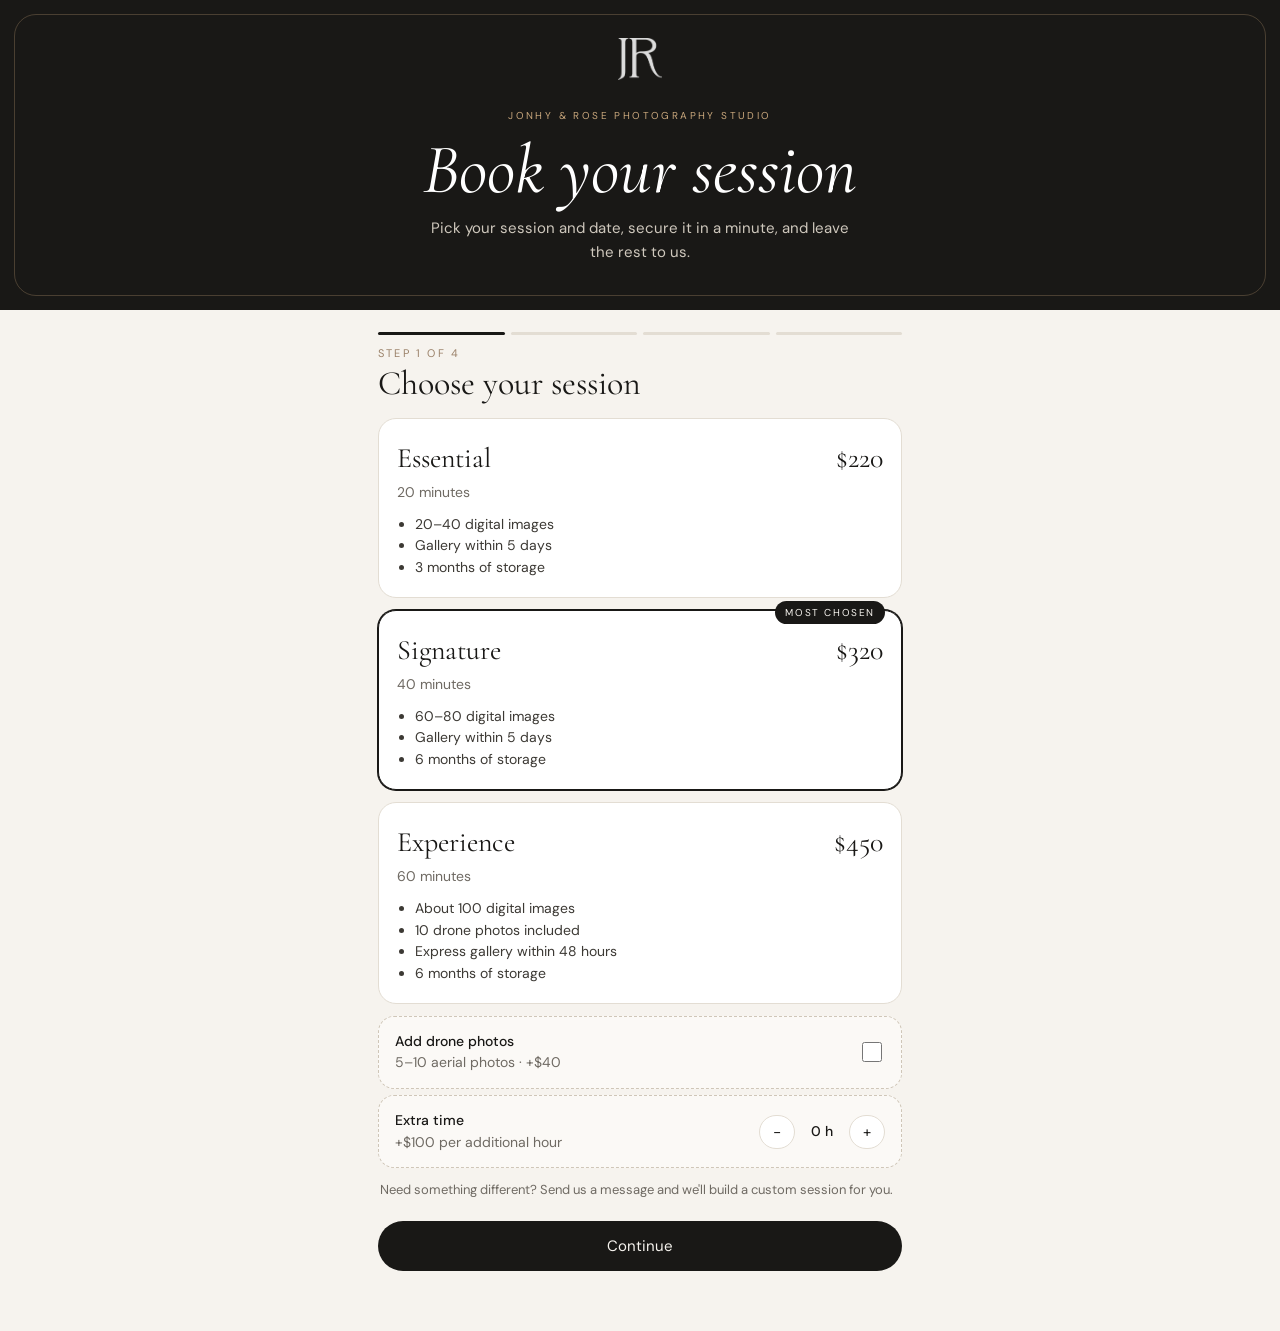
<file: book.html>
<!DOCTYPE html>
<html lang="en">
<head>
<meta charset="utf-8">
<meta name="viewport" content="width=device-width,initial-scale=1,viewport-fit=cover">
<title>Book your session · Jonhy & Rose</title>
<link rel="preconnect" href="https://fonts.googleapis.com"><link rel="preconnect" href="https://fonts.gstatic.com" crossorigin>
<link href="https://fonts.googleapis.com/css2?family=Cormorant+Garamond:ital,wght@0,400;0,500;1,400&family=DM+Sans:wght@400;500&display=swap" rel="stylesheet">
<style>
:root{--ink:#191816;--paper:#f6f3ee;--line:#e3ddd3;--taupe:#9a8068;--gold:#c9a77c;--muted:#6f6a63}
*{box-sizing:border-box}
body{margin:0;background:var(--paper);color:var(--ink);font-family:'DM Sans',-apple-system,Arial,sans-serif;font-size:16px;line-height:1.55;-webkit-font-smoothing:antialiased}
.cover{background:var(--ink);color:#f3efe8;text-align:center;padding:calc(38px + env(safe-area-inset-top)) 24px 46px;position:relative}
.cover:before{content:"";position:absolute;inset:14px;border:1px solid rgba(201,167,124,.28);border-radius:22px;pointer-events:none}
.mono{height:42px;filter:invert(1);opacity:.92;margin-bottom:20px}
.k{font-size:10px;letter-spacing:.24em;text-transform:uppercase;color:var(--gold)}
h1{font-family:'Cormorant Garamond',Georgia,serif;font-weight:400;font-style:italic;font-size:clamp(42px,11vw,70px);line-height:1;margin:12px 0 12px;color:#fff}
.cover p{color:#cfc8bd;max-width:420px;margin:0 auto;font-size:15px}
.wrap{max-width:560px;margin:0 auto;padding:0 18px 60px}
.prog{display:flex;gap:6px;margin:22px 0 6px}
.prog i{flex:1;height:3px;border-radius:3px;background:var(--line)}
.prog i.on{background:var(--ink)}
.stepname{font-size:11px;letter-spacing:.2em;text-transform:uppercase;color:var(--taupe);margin:10px 0 4px}
h2{font-family:'Cormorant Garamond',Georgia,serif;font-weight:400;font-size:34px;line-height:1.05;margin:0 0 16px}
.view{display:none}.view.on{display:block;animation:in .35s ease}
@keyframes in{from{opacity:0;transform:translateY(8px)}to{opacity:1;transform:none}}
.pk{background:#fff;border:1px solid var(--line);border-radius:18px;padding:18px;margin-bottom:12px;cursor:pointer;position:relative;transition:border-color .2s,box-shadow .2s}
.pk.sel{border-color:var(--ink);box-shadow:0 0 0 1px var(--ink)}
.pk .row{display:flex;justify-content:space-between;align-items:baseline;gap:10px}
.pk h3{font-family:'Cormorant Garamond',serif;font-weight:400;font-size:28px;margin:0}
.pk .pr{font-family:'Cormorant Garamond',serif;font-size:28px}
.pk .d{color:var(--muted);font-size:14px;margin-top:2px}
.pk ul{margin:10px 0 0;padding-left:18px;color:#3c3934;font-size:14px}
.tag{position:absolute;top:-10px;right:16px;background:var(--ink);color:#f6f3ee;font-size:10px;letter-spacing:.16em;text-transform:uppercase;padding:4px 10px;border-radius:999px}
.addon{display:flex;align-items:center;justify-content:space-between;gap:12px;margin-top:6px;padding:14px 16px;border:1px dashed #cfc6b8;border-radius:16px;font-size:14px;cursor:pointer;background:#fbf9f6}
.addon input{accent-color:var(--ink);width:20px;height:20px}
.cal{background:#fff;border:1px solid var(--line);border-radius:18px;padding:16px}
.calh{display:flex;justify-content:space-between;align-items:center;margin-bottom:10px}
.calh b{font-family:'Cormorant Garamond',serif;font-weight:500;font-size:22px}
.calh button{border:1px solid var(--line);background:#fff;border-radius:50%;width:34px;height:34px;cursor:pointer;font-size:16px}
.grid{display:grid;grid-template-columns:repeat(7,1fr);gap:4px;text-align:center}
.grid .h{font-size:11px;color:var(--muted);padding:4px 0}
.grid button{aspect-ratio:1;border:0;background:transparent;border-radius:50%;font:inherit;font-size:15px;cursor:pointer;color:var(--ink)}
.grid button:disabled{color:#c9c2b7;cursor:default}
.grid button.sel{background:var(--ink);color:#fff}
.grid button:not(:disabled):not(.sel):hover{background:#f1ece4}
.slots{display:grid;gap:10px;margin-top:14px}
.slot{display:flex;justify-content:space-between;align-items:center;background:#fff;border:1px solid var(--line);border-radius:16px;padding:14px 16px;cursor:pointer}
.slot.sel{border-color:var(--ink);box-shadow:0 0 0 1px var(--ink)}
.slot b{font-weight:500}.slot small{display:block;color:var(--muted);font-size:13px}
.slot .t{font-family:'Cormorant Garamond',serif;font-size:26px}
.f{display:grid;gap:12px}
.f label{font-size:12px;letter-spacing:.08em;text-transform:uppercase;color:var(--muted)}
.f input,.f select,.f textarea{width:100%;margin-top:6px;padding:13px 14px;border:1px solid var(--line);border-radius:12px;font:inherit;background:#fff;color:var(--ink)}
.two{display:grid;grid-template-columns:1fr 1fr;gap:12px}
.sum{background:#fff;border:1px solid var(--line);border-radius:18px;padding:18px}
.sum .l{display:flex;justify-content:space-between;gap:12px;padding:8px 0;border-bottom:1px solid var(--line);font-size:15px}
.sum .l span:last-child{text-align:right}
.sum .l span:first-child{color:var(--muted)}
.big{display:flex;justify-content:space-between;align-items:baseline;margin-top:14px;padding-top:12px;border-top:1px solid var(--ink)}
.big b{font-family:'Cormorant Garamond',serif;font-size:34px;font-weight:400}
.terms{display:flex;gap:10px;align-items:flex-start;font-size:13px;color:var(--muted);margin:14px 2px}
.terms input{accent-color:var(--ink);margin-top:3px}
.nav{display:flex;gap:10px;margin-top:20px}
.btn{flex:1;display:inline-flex;align-items:center;justify-content:center;gap:8px;padding:15px 18px;border-radius:999px;background:var(--ink);color:#f6f3ee;text-decoration:none;font-size:15px;border:0;cursor:pointer;font-family:inherit}
.btn.light{flex:0 0 auto;background:#fff;color:var(--ink);border:1px solid var(--line)}
.btn:disabled{opacity:.35;cursor:default}
.stripe{background:#fff;border:1px solid var(--line);border-radius:18px;padding:22px;text-align:center}
.stripe .lock{font-size:12px;color:var(--muted);margin-top:10px}
.spin{width:34px;height:34px;border:3px solid var(--line);border-top-color:var(--ink);border-radius:50%;margin:16px auto;animation:sp 1s linear infinite}
@keyframes sp{to{transform:rotate(360deg)}}
.done{background:var(--ink);color:#e8e2d8;border-radius:22px;padding:30px 22px;text-align:center;margin-top:22px}
.done h2{color:#fff;font-style:italic;font-size:46px;margin:8px 0}
.done .when{font-size:13px;letter-spacing:.14em;text-transform:uppercase;color:#cfc8bd;line-height:1.9}
.next{background:#fff;border:1px solid var(--line);border-radius:18px;padding:18px;margin-top:12px}
.next .r{display:flex;gap:12px;padding:10px 0;border-bottom:1px solid var(--line);align-items:flex-start}
.next .r:last-child{border:0}
.next .c{flex:0 0 26px;height:26px;border-radius:50%;border:1px solid var(--ink);font-size:13px;display:flex;align-items:center;justify-content:center}
.next .c.ok{background:var(--ink);color:#fff}
.sign{text-align:center;padding:34px 0 0;color:var(--muted)}
.sign .name{font-family:'Cormorant Garamond',serif;font-style:italic;font-size:24px;color:var(--ink)}
.sign small{display:block;margin-top:6px;font-size:11px;letter-spacing:.22em;color:var(--taupe)}
.internal{margin-top:46px;border-top:2px dashed #cfc6b8;padding-top:22px}
.internal .lbl{font-size:11px;letter-spacing:.2em;text-transform:uppercase;color:#b04a3a;margin-bottom:12px}
.push{background:#1d1c1a;color:#fff;border-radius:18px;padding:14px 16px;display:flex;gap:12px;box-shadow:0 10px 30px rgba(0,0,0,.18);margin-bottom:10px}
.push .ic{flex:0 0 38px;height:38px;border-radius:10px;background:#f6f3ee;display:flex;align-items:center;justify-content:center}
.push .ic img{height:22px}
.push b{font-weight:500}.push small{color:#a9a39a;font-size:12px}
.push.warn{background:#3a2a12}
.adm{background:#fff;border:1px solid var(--line);border-radius:16px;padding:14px 16px;font-size:14px}
.adm .l{display:flex;justify-content:space-between;gap:10px;padding:6px 0;border-bottom:1px solid var(--line)}
.adm .l:last-child{border:0}
.pill{font-size:11px;padding:3px 9px;border-radius:999px;background:#e7f3ea;color:#2f6b3f;white-space:nowrap}
.pill.w{background:#fbefdc;color:#8a5a12}
</style>
</head>
<body>
<section class="cover">
  <img class="mono" src="jr-monogram-ink.png?v=1" alt="Jonhy &amp; Rose">
  <div class="k">Jonhy &amp; Rose Photography Studio</div>
  <h1>Book your session</h1>
  <p>Pick your session and date, secure it in a minute, and leave the rest to us.</p>
</section>

<main class="wrap">
  <div class="prog"><i class="on"></i><i></i><i></i><i></i></div>

  <section class="view on" data-v="1">
    <div class="stepname">Step 1 of 4</div>
    <h2>Choose your session</h2>
    <div class="pk" data-p="essential"><div class="row"><h3>Essential</h3><span class="pr">$220</span></div><div class="d">20 minutes</div><ul><li>20–40 digital images</li><li>Gallery within 5 days</li><li>3 months of storage</li></ul></div>
    <div class="pk sel" data-p="signature"><span class="tag">Most chosen</span><div class="row"><h3>Signature</h3><span class="pr">$320</span></div><div class="d">40 minutes</div><ul><li>60–80 digital images</li><li>Gallery within 5 days</li><li>6 months of storage</li></ul></div>
    <div class="pk" data-p="experience"><div class="row"><h3>Experience</h3><span class="pr">$450</span></div><div class="d">60 minutes</div><ul><li>About 100 digital images</li><li>10 drone photos included</li><li>Express gallery within 48 hours</li><li>6 months of storage</li></ul></div>
    <label class="addon" id="droneBox"><span><b style="font-weight:500">Add drone photos</b><br><span style="color:var(--muted)">5–10 aerial photos · +$40</span></span><input type="checkbox" id="drone"></label>
    <div class="addon" style="cursor:default"><span><b style="font-weight:500">Extra time</b><br><span style="color:var(--muted)">+$100 per additional hour</span></span><span style="display:flex;align-items:center;gap:10px"><button type="button" class="btn light" style="padding:6px 13px" onclick="hrs(-1)">−</button><b id="hrsv" style="font-weight:500;min-width:34px;text-align:center">0 h</b><button type="button" class="btn light" style="padding:6px 13px" onclick="hrs(1)">+</button></span></div>
    <p style="font-size:13px;color:var(--muted);margin:12px 2px 0">Need something different? Send us a message and we'll build a custom session for you.</p>
    <div class="nav"><button class="btn" onclick="go(2)">Continue</button></div>
  </section>

  <section class="view" data-v="2">
    <div class="stepname">Step 2 of 4</div>
    <h2>Pick your date</h2>
    <div class="cal">
      <div class="calh"><button onclick="mv(-1)">‹</button><b id="mon"></b><button onclick="mv(1)">›</button></div>
      <div class="grid" id="grid"></div>
    </div>
    <div class="slots" id="slots"></div>
    <div class="nav"><button class="btn light" onclick="go(1)">Back</button><button class="btn" id="n2" disabled onclick="go(3)">Continue</button></div>
  </section>

  <section class="view" data-v="3">
    <div class="stepname">Step 3 of 4</div>
    <h2>Tell us about you</h2>
    <p style="color:var(--muted);margin:-6px 0 16px;font-size:14px">This is the only form you'll fill out.</p>
    <div class="f">
      <div><label>Your name</label><input id="nm" value=""></div>
      <div class="two"><div><label>Email</label><input id="em" type="email" value=""></div><div><label>WhatsApp</label><input id="ph" value=""></div></div>
      <div class="two"><div><label>Hotel</label><input id="ht" value=""></div><div><label>How many people</label><input id="pp" value=""></div></div>
      <div><label>Occasion</label><select id="oc"><option>Family</option><option>Couple</option><option>Proposal</option><option>Anniversary</option><option>Maternity</option><option>Other</option></select></div>
      <div><label>Anything we should know?</label><textarea id="nt" rows="3"></textarea></div>
    </div>
    <div class="nav"><button class="btn light" onclick="go(2)">Back</button><button class="btn" onclick="if(okDetails())go(4)">Continue</button></div>
  </section>

  <section class="view" data-v="4">
    <div class="stepname">Step 4 of 4</div>
    <h2>Secure your date</h2>
    <div class="sum">
      <div class="l"><span>Session</span><span id="sP"></span></div>
      <div class="l"><span>Date</span><span id="sD"></span></div>
      <div class="l"><span>Time</span><span id="sT"></span></div>
      <div class="l"><span>Location</span><span id="sH"></span></div>
      <div class="l" id="sDiscRow" style="display:none"><span>Discount</span><span id="sDisc"></span></div>
      <div class="l"><span>Session total</span><span id="sTot"></span></div>
      <div class="l" style="border:0"><span>Remaining balance</span><span id="sBal"></span></div>
      <div class="big"><span>Retainer today</span><b>$50</b></div>
    </div>
    <div class="cp" style="display:flex;gap:8px;margin-top:14px"><input id="cpn" placeholder="Have a code?" style="flex:1;padding:12px 14px;border:1px solid var(--line);border-radius:12px;font:inherit;text-transform:uppercase"><button class="btn light" type="button" onclick="applyCoupon()">Apply</button></div><div id="cpmsg" style="font-size:13px;margin:6px 2px 0;color:var(--muted)"></div>
    <label class="terms"><input type="checkbox" id="tc"><span>I understand the $50 retainer secures my date, is applied to my session total and is non-refundable. The remaining balance is due no later than the day of my session.</span></label>
    <div class="nav"><button class="btn light" onclick="go(3)">Back</button><button class="btn" id="payb" disabled onclick="pay()">Pay $50 &amp; book</button></div>
    <div class="stripe" id="st" style="display:none;margin-top:14px"><b>Taking you to secure checkout…</b><div class="spin"></div><div class="lock">🔒 Processed by Stripe · card, Apple Pay, Google Pay</div></div>
  </section>

  <section class="view" data-v="5">
    <div class="done">
      <div class="k">Confirmed</div>
      <h2>You're booked!</h2>
      <div class="when" id="cW"></div>
      <p style="margin:14px 0 0">A confirmation is on its way to <span id="cE"></span>.</p>
    </div>
    <div class="next">
      <div class="r"><div class="c ok">✓</div><div><b style="font-weight:500">Date secured</b><br><small style="color:var(--muted)">$50 retainer received</small></div></div>
      <div class="r"><div class="c">2</div><div><b style="font-weight:500">Your agreement</b><br><small style="color:var(--muted)">It's on its way to your email. Sign it with one tap, no forms to fill out again.</small></div></div>
      <div class="r"><div class="c">3</div><div><b style="font-weight:500">Your session guide</b><br><small style="color:var(--muted)">What to wear, where we'll meet and the best light, a few days before.</small></div></div>
    </div>
    <div class="sign"><p>We can't wait to meet you.</p><div class="name">Looking forward to your day,</div><small>JONHY &amp; ROSE</small></div>

    </section>
</main>
<script>
const P={essential:{n:'Essential',d:20,p:220},signature:{n:'Signature',d:40,p:320},experience:{n:'Experience',d:60,p:450}};
const S={p:'signature',drone:false,hours:0,date:null,slot:null,disc:0,code:''};
function hrs(n){S.hours=Math.max(0,Math.min(3,S.hours+n));document.getElementById('hrsv').textContent=S.hours+' h';if(S.date)slots()}
const RPC='https://eiivhnfalyhoyujwpzzq.supabase.co/rest/v1/rpc/',KEY='sb_publishable_Wr4xUrtN3XRhozHW-pwGPA_y3XlNECV',PAYLINK='https://buy.stripe.com/14AeVcaB04Ip5vR4JU1Fe22';
const rpc=(fn,body)=>fetch(RPC+fn,{method:'POST',headers:{apikey:KEY,Authorization:'Bearer '+KEY,'Content-Type':'application/json'},body:JSON.stringify(body)}).then(async r=>{const j=await r.json().catch(()=>null);if(!r.ok)throw new Error((j&&j.message)||'Error');return j});
const $=id=>document.getElementById(id);
const fmtD=d=>d.toLocaleDateString('en-US',{weekday:'long',month:'long',day:'numeric',year:'numeric'});
document.querySelectorAll('.pk').forEach(el=>el.onclick=()=>{document.querySelectorAll('.pk').forEach(x=>x.classList.remove('sel'));el.classList.add('sel');S.p=el.dataset.p;$('droneBox').style.display=S.p==='experience'?'none':'flex';if(S.p==='experience'){S.drone=false;$('drone').checked=false}if(S.date)slots()});
$('drone').onchange=e=>S.drone=e.target.checked;
function go(n){document.querySelectorAll('.view').forEach(v=>v.classList.toggle('on',+v.dataset.v===n));document.querySelectorAll('.prog i').forEach((b,i)=>b.classList.toggle('on',i<Math.min(n,4)));if(n===4)fill();scrollTo({top:document.querySelector('.wrap').offsetTop-10,behavior:'smooth'})}
function sun(d,rise){const lat=21.16,lng=-86.85,tz=-5,rad=Math.PI/180;const N=Math.floor((d-new Date(d.getFullYear(),0,0))/864e5);const g=2*Math.PI/365*(N-1);const eq=229.18*(0.000075+0.001868*Math.cos(g)-0.032077*Math.sin(g)-0.014615*Math.cos(2*g)-0.040849*Math.sin(2*g));const dec=0.006918-0.399912*Math.cos(g)+0.070257*Math.sin(g)-0.006758*Math.cos(2*g)+0.000907*Math.sin(2*g)-0.002697*Math.cos(3*g)+0.00148*Math.sin(3*g);const ha=Math.acos(Math.cos(90.833*rad)/(Math.cos(lat*rad)*Math.cos(dec))-Math.tan(lat*rad)*Math.tan(dec))/rad;return 720-4*(lng+(rise?ha:-ha))-eq+tz*60}
const hm=m=>{m=Math.round(m/15)*15;let h=Math.floor(m/60),mi=m%60,ap=h>=12?'PM':'AM';h=h%12||12;return h+':'+String(mi).padStart(2,'0')+' '+ap};
const hmx=m=>{let h=Math.floor(m/60),mi=Math.round(m%60),ap=h>=12?'PM':'AM';h=h%12||12;return h+':'+String(mi).padStart(2,'0')+' '+ap};
const today=new Date();today.setHours(0,0,0,0);let view=new Date(today.getFullYear(),today.getMonth(),1);
function cal(){const y=view.getFullYear(),mo=view.getMonth();$('mon').textContent=view.toLocaleDateString('en-US',{month:'long',year:'numeric'});const g=$('grid');g.innerHTML='SMTWTFS'.split('').map(c=>'<div class="h">'+c+'</div>').join('');const first=new Date(y,mo,1).getDay(),days=new Date(y,mo+1,0).getDate();for(let i=0;i<first;i++)g.insertAdjacentHTML('beforeend','<div></div>');for(let d=1;d<=days;d++){const dt=new Date(y,mo,d);const b=document.createElement('button');b.textContent=d;b.disabled=dt<=today;if(S.date&&+S.date===+dt)b.classList.add('sel');b.onclick=()=>{S.date=dt;S.slot=null;$('n2').disabled=true;cal();slots()};g.appendChild(b)}}
function mv(n){view=new Date(view.getFullYear(),view.getMonth()+n,1);cal()}
function slots(){const d=S.date,ss=sun(d,false),gs=ss-75;
 let opts='<option value="" selected disabled>Select a time</option>';for(let m=7*60;m<=19*60;m+=30){opts+='<option value="'+m+'">'+hmx(m)+'</option>'}
 $('slots').innerHTML='<div class="slot sel" style="cursor:default;display:block"><label style="font-size:12px;letter-spacing:.08em;text-transform:uppercase;color:var(--muted)">Start time</label><select id="tm" style="width:100%;margin-top:6px;padding:13px 14px;border:1px solid var(--line);border-radius:12px;font:inherit;background:#fff">'+opts+'</select><div id="gh" style="margin-top:12px;font-size:14px"></div></div>';
 $('tm').onchange=()=>{const m=+$('tm').value,inGH=m>=gs-15&&m<ss;$('gh').innerHTML=inGH?'<span style="display:inline-block;background:#fbefdc;color:#8a5a12;border-radius:999px;padding:4px 10px;font-size:12px">✨ Golden hour</span> <span style="color:var(--muted)">Beautiful choice: sunset that day is '+hmx(ss)+'.</span>':'';S.slot={t:hmx(m),l:inGH?'Golden hour':''};$('n2').disabled=false}}
function okDetails(){const e=$('em').value.trim();if(!$('nm').value.trim()||!/^[^@\s]+@[^@\s]+\.[^@\s]+$/.test(e)){alert('Please add your name and a valid email.');return false}return true}
async function applyCoupon(){const c=$('cpn').value.trim();if(!c){S.disc=0;S.code='';fill();return}$('cpmsg').textContent='Checking…';try{const v=await rpc('check_coupon',{p_code:c});if(v){S.disc=+v;S.code=c.toUpperCase();$('cpmsg').innerHTML='<span style="color:#2f6b3f">Code applied: -$'+S.disc+'</span>'}else{S.disc=0;S.code='';$('cpmsg').textContent='That code is not valid.'}}catch(e){$('cpmsg').textContent='We could not check the code right now.'}fill()}
function fill(){const p=P[S.p],tot=Math.max(p.p+(S.drone?40:0)+S.hours*100-S.disc,50);$('sDiscRow').style.display=S.disc?'flex':'none';$('sDisc').textContent='-$'+S.disc+' ('+S.code+')';$('sP').textContent=p.n+' · '+p.d+' min'+(S.hours?' + '+S.hours+' h extra':'')+(S.drone?' + drone':'');$('sD').textContent=fmtD(S.date);$('sT').textContent=S.slot.t+(S.slot.l?' · '+S.slot.l:'');$('sH').textContent=$('ht').value;$('sTot').textContent='$'+tot;$('sBal').textContent='$'+(tot-50)}
$('tc').onchange=e=>$('payb').disabled=!e.target.checked;
async function pay(){$('st').style.display='block';$('payb').disabled=true;
 const m=S.date,iso=m.getFullYear()+'-'+String(m.getMonth()+1).padStart(2,'0')+'-'+String(m.getDate()).padStart(2,'0');
 try{const r=await rpc('create_session_booking',{p:{package:S.p,drone:S.drone,extra_hours:S.hours,coupon:S.code,date:iso,time:S.slot.t,golden:S.slot.l==='Golden hour',name:$('nm').value,email:$('em').value,phone:$('ph').value,hotel:$('ht').value,people:$('pp').value,occasion:$('oc').value,notes:$('nt').value}});
  try{localStorage.setItem('jrBooking',JSON.stringify({ref:r.ref,date:fmtD(S.date),time:S.slot.t,hotel:$('ht').value,email:$('em').value}))}catch(e){}
  location.href=PAYLINK+'?client_reference_id='+encodeURIComponent(r.ref)+'&prefilled_email='+encodeURIComponent($('em').value.trim());
 }catch(e){$('st').style.display='none';$('payb').disabled=false;alert('Something went wrong, please try again or message us on Instagram.')}}
function showDone(){let b={};try{b=JSON.parse(localStorage.getItem('jrBooking')||'{}')}catch(e){}$('cW').innerHTML=(b.date||'')+'<br>'+(b.time||'')+(b.hotel?' · '+b.hotel:'');$('cE').textContent=b.email||'your email';go(5)}
if(new URLSearchParams(location.search).get('paid')){cal();showDone()}else cal();
</script>
</body>
</html>
</file>
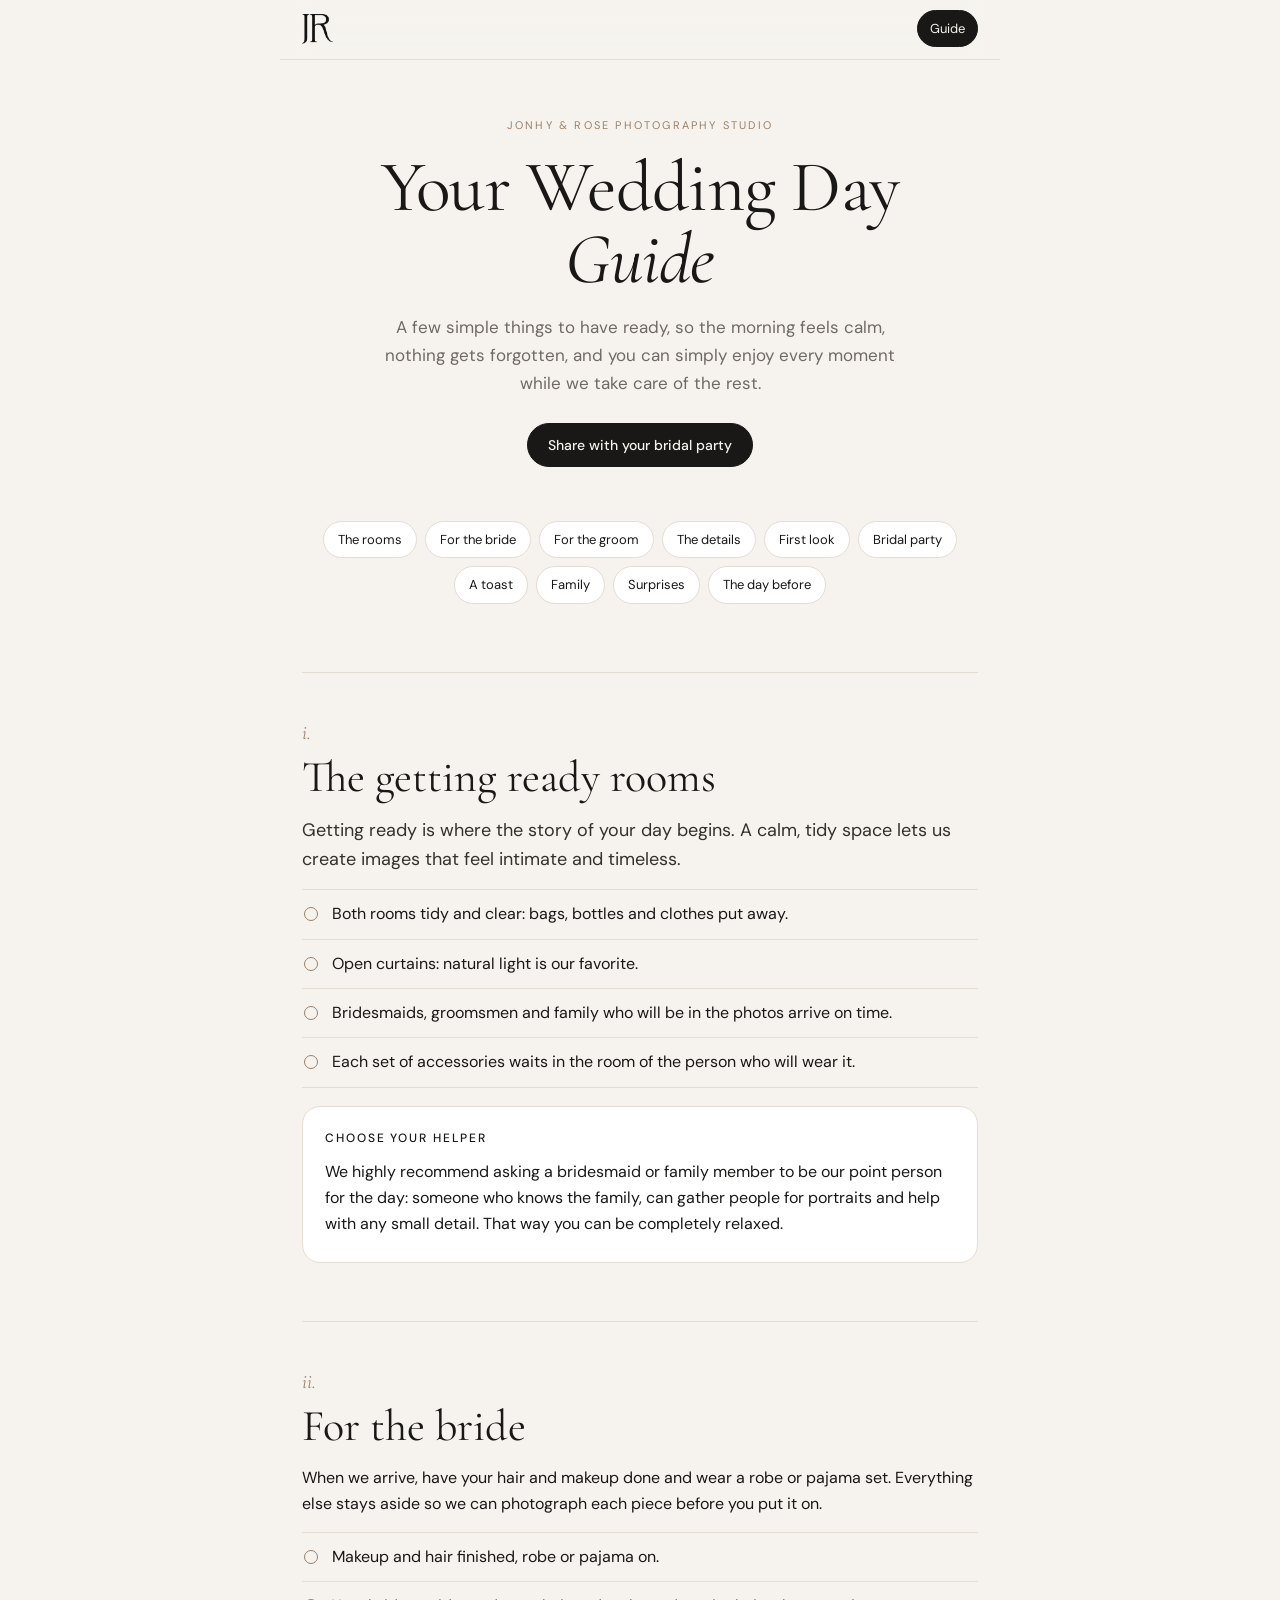
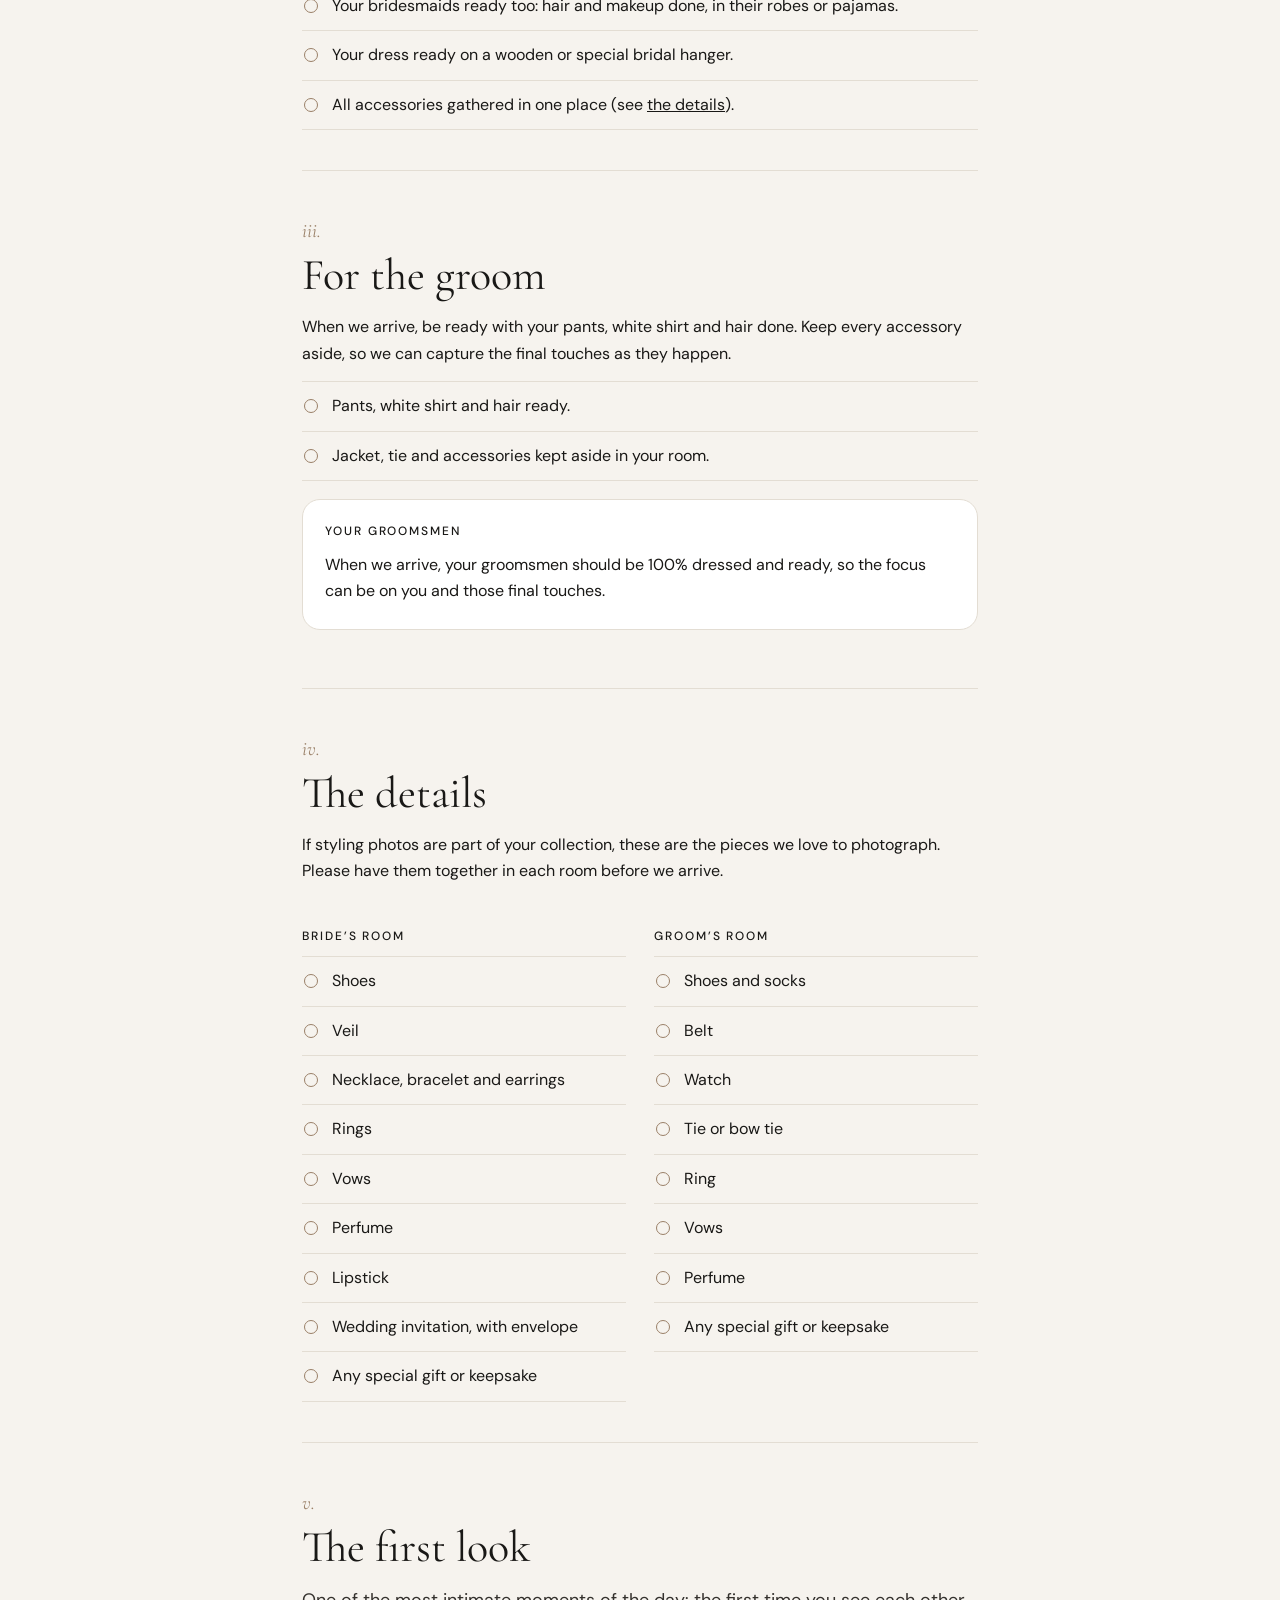
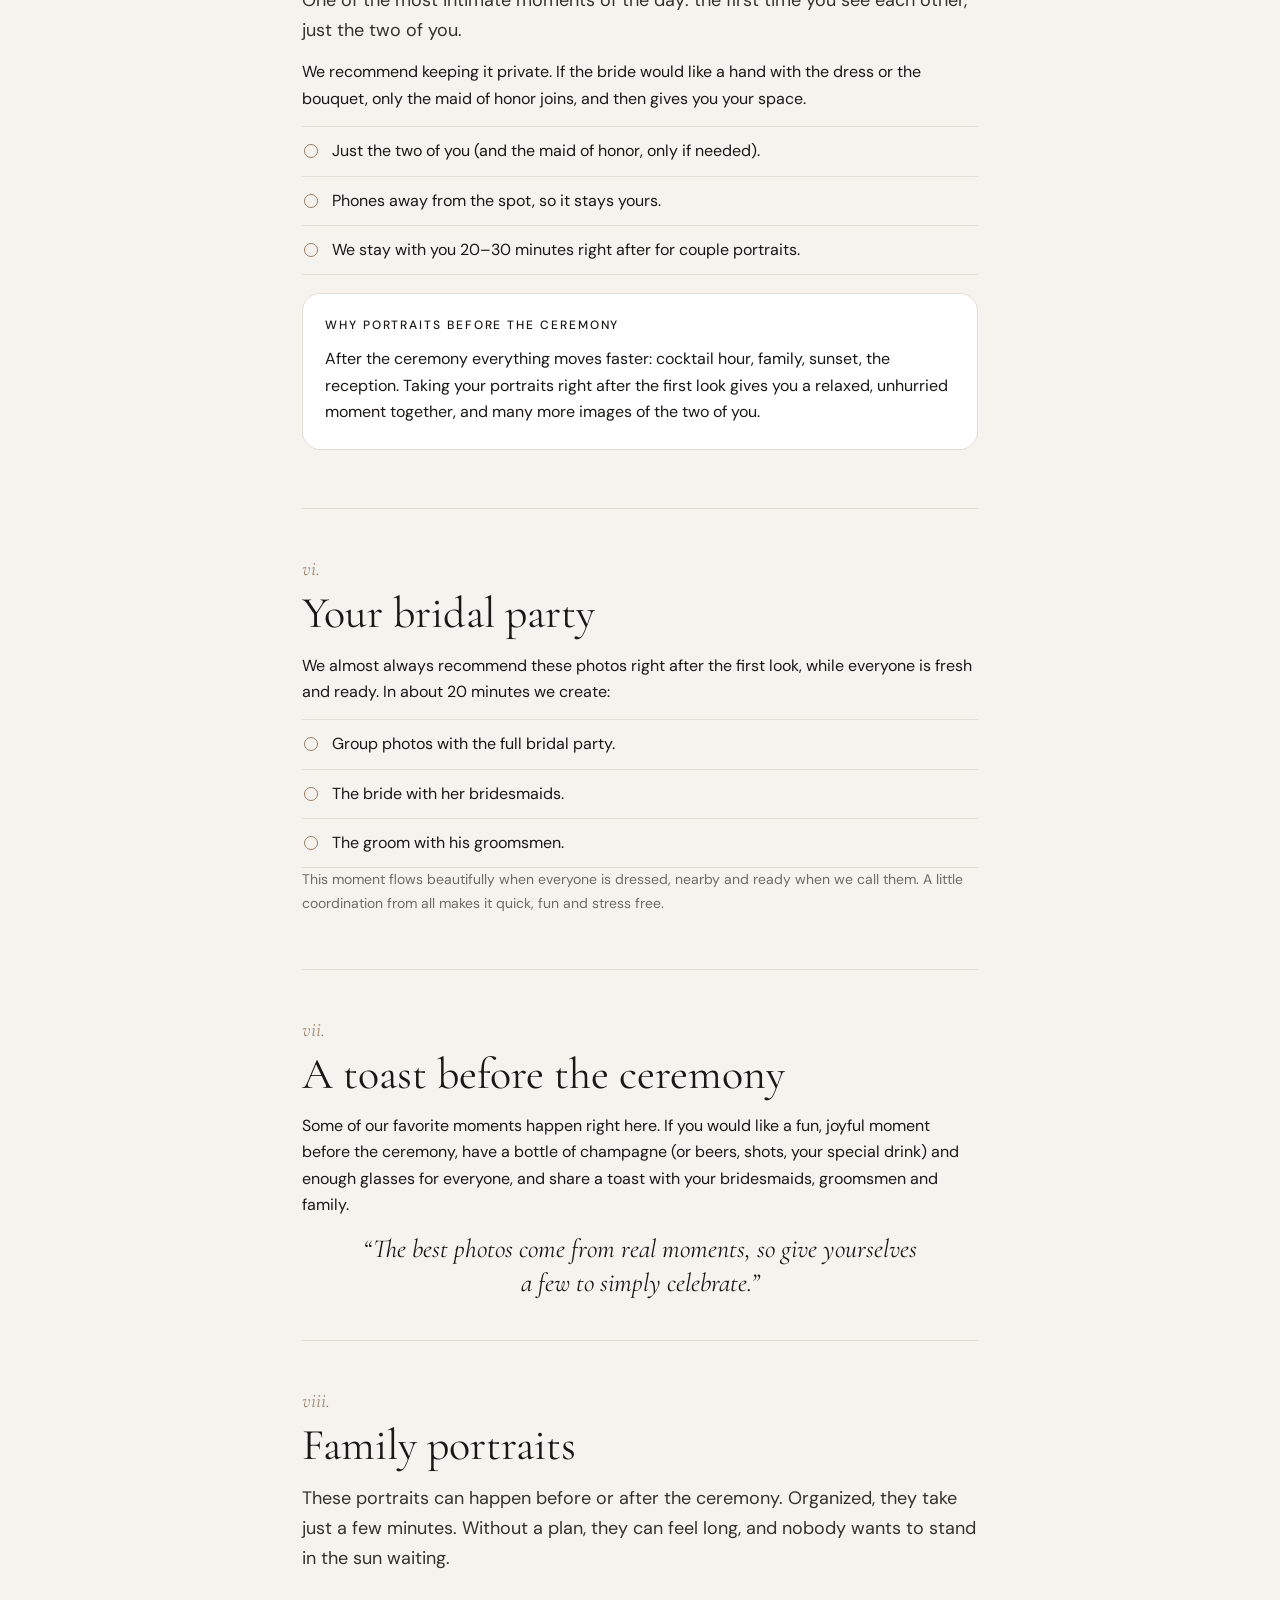
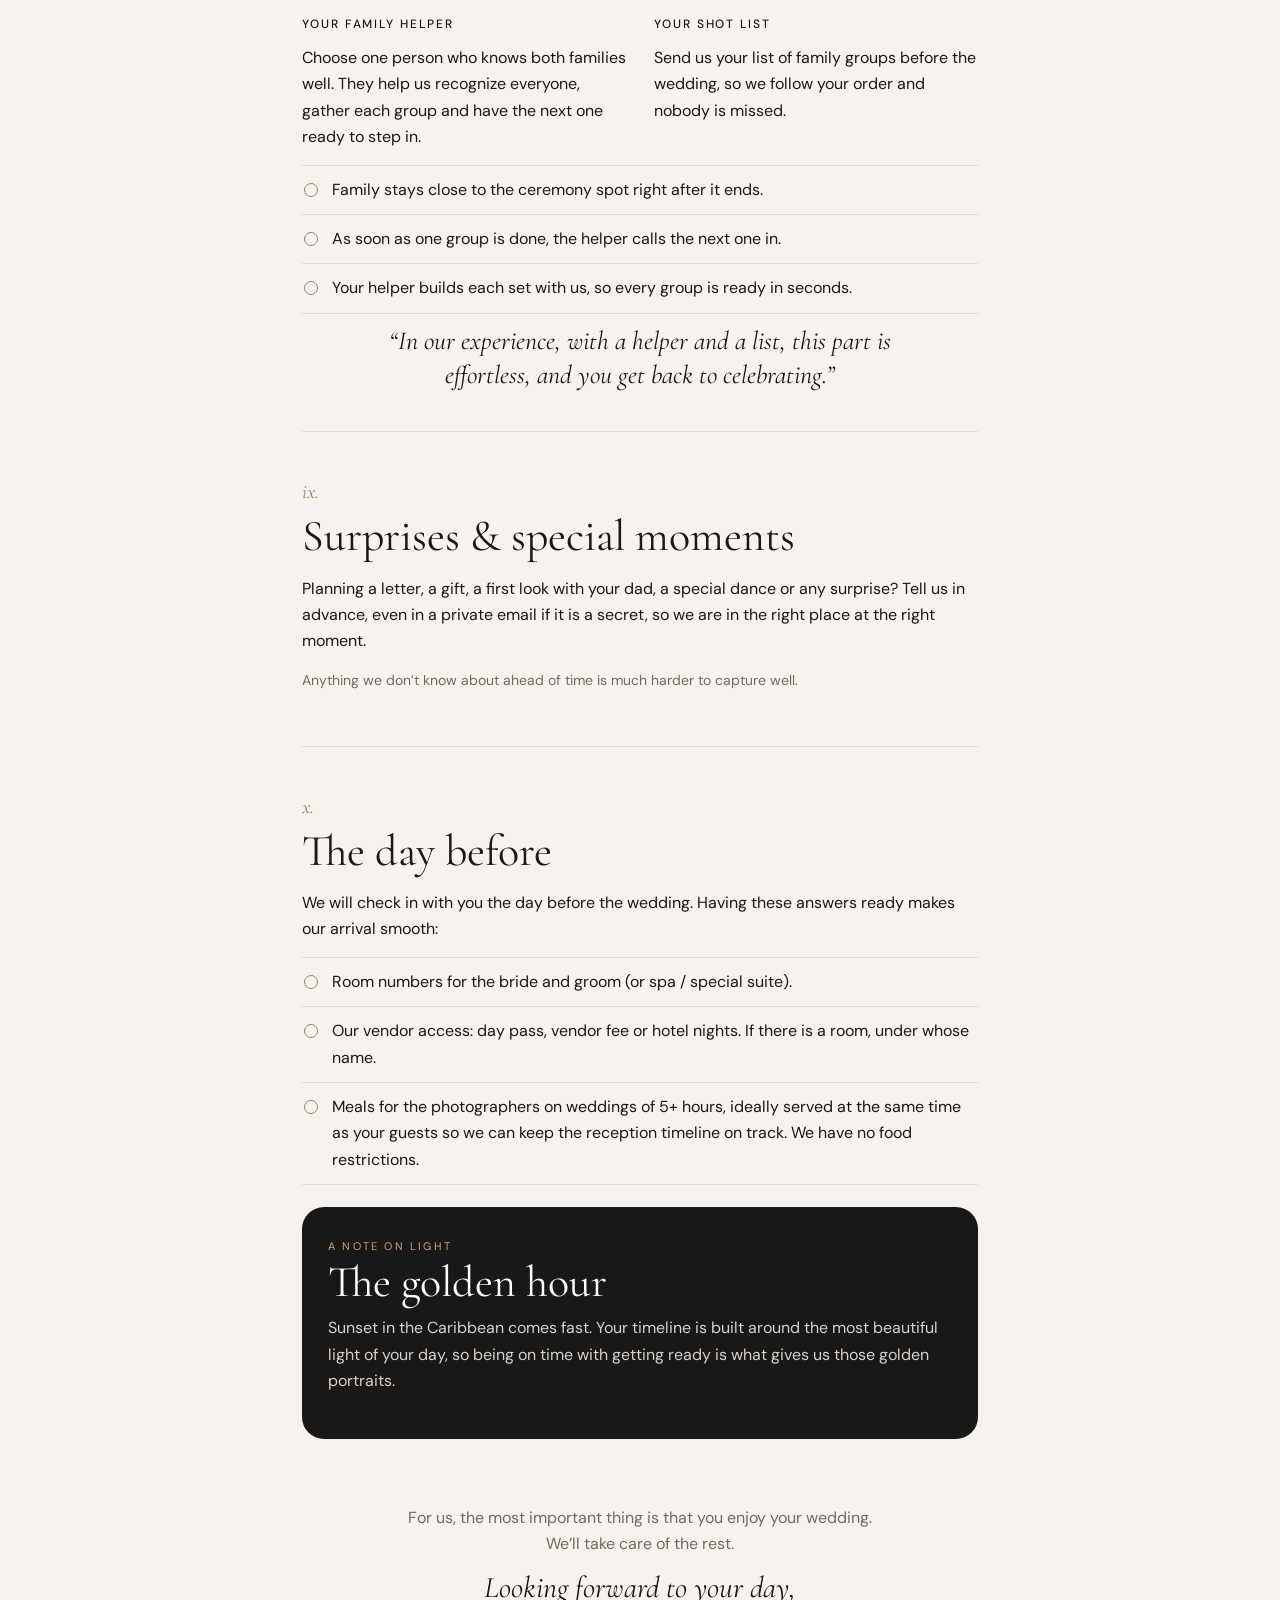
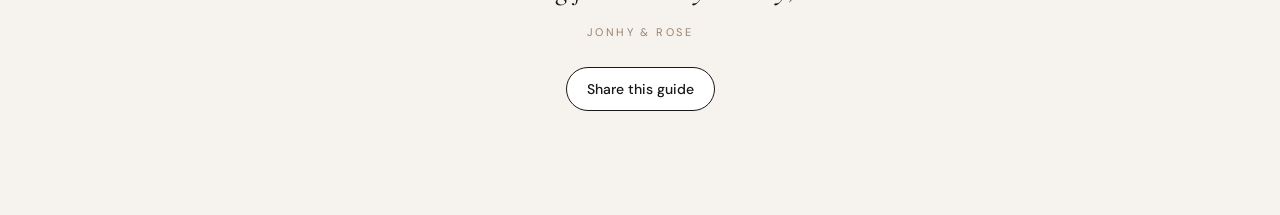
<file: guide.html>
<!DOCTYPE html>
<html lang="en">
<head>
<meta charset="utf-8">
<meta name="viewport" content="width=device-width,initial-scale=1,viewport-fit=cover">
<title>Your Wedding Day Guide · Jonhy & Rose</title>
<meta name="description" content="A gentle guide to your getting ready and wedding day, by Jonhy & Rose Photography Studio.">
<meta property="og:title" content="Your Wedding Day Guide · Jonhy & Rose">
<meta property="og:description" content="Everything to have ready so you can simply enjoy your day.">
<meta property="og:image" content="https://timeline.jonhyandrosephotography.com/app-icon-512.png?v=14">
<link rel="icon" href="/favicon-32.png?v=14">
<link rel="apple-touch-icon" href="/apple-touch-icon.png?v=14">
<link rel="preconnect" href="https://fonts.googleapis.com"><link rel="preconnect" href="https://fonts.gstatic.com" crossorigin>
<link href="https://fonts.googleapis.com/css2?family=Cormorant+Garamond:ital,wght@0,400;0,500;1,400&family=DM+Sans:wght@400;500&display=swap" rel="stylesheet">
<style>
:root{--ink:#191816;--paper:#f6f3ee;--line:#e3ddd3;--taupe:#9a8068;--muted:#6f6a63}
*{box-sizing:border-box}html{-webkit-text-size-adjust:100%}
body{margin:0;background:var(--paper);color:var(--ink);font-family:'DM Sans',-apple-system,Arial,sans-serif;font-size:16px;line-height:1.65;-webkit-font-smoothing:antialiased}
.wrap{max-width:720px;margin:0 auto;padding:0 22px 80px}
section{scroll-margin-top:80px}
.top{position:sticky;top:0;z-index:20;display:flex;align-items:center;justify-content:space-between;gap:12px;margin:0 -22px;padding:calc(10px + env(safe-area-inset-top)) 22px 12px;background:rgba(246,243,238,.92);-webkit-backdrop-filter:blur(12px);backdrop-filter:blur(12px);border-bottom:1px solid var(--line)}
.top nav{display:flex;gap:6px}.top nav a{font-size:13px;color:var(--ink);text-decoration:none;padding:7px 12px;border-radius:999px;border:1px solid var(--line);background:#fff}.top nav a.on{background:var(--ink);color:#f6f3ee;border-color:var(--ink)}
.top img{height:30px;display:block}
.eyebrow{font-size:11px;letter-spacing:.2em;text-transform:uppercase;color:var(--taupe)}
.hero{padding:56px 0 34px;text-align:center}
.hero h1{font-family:'Cormorant Garamond',Georgia,serif;font-weight:400;font-size:clamp(44px,11vw,72px);line-height:1;letter-spacing:-.01em;margin:16px 0 18px}
.hero h1 em{font-style:italic}
.hero p{max-width:520px;margin:0 auto;color:var(--muted);font-size:17px}
.toc{display:flex;flex-wrap:wrap;justify-content:center;gap:8px;margin:30px 0 0}
.toc a{font-size:13px;color:var(--ink);text-decoration:none;border:1px solid var(--line);border-radius:999px;padding:7px 14px;background:#fff}
section{padding:44px 0 6px;border-top:1px solid var(--line);margin-top:34px}
.num{font-family:'Cormorant Garamond',Georgia,serif;font-style:italic;font-size:20px;color:var(--taupe)}
h2{font-family:'Cormorant Garamond',Georgia,serif;font-weight:400;font-size:clamp(32px,7.5vw,44px);line-height:1.05;margin:4px 0 16px}
h3{font-size:12px;letter-spacing:.16em;text-transform:uppercase;font-weight:500;margin:28px 0 10px}
p{margin:0 0 14px}
.lead{font-size:18px;color:#34312d}
ul.check{list-style:none;margin:0;padding:0;border-top:1px solid var(--line)}
ul.check li{padding:11px 0 11px 30px;border-bottom:1px solid var(--line);position:relative}
ul.check li:before{content:"";position:absolute;left:2px;top:17px;width:12px;height:12px;border:1px solid var(--taupe);border-radius:50%}
.cols{display:grid;grid-template-columns:1fr 1fr;gap:28px}
.card{background:#fff;border:1px solid var(--line);border-radius:18px;padding:22px 22px 10px;margin:18px 0}
.quote{font-family:'Cormorant Garamond',Georgia,serif;font-style:italic;font-size:26px;line-height:1.3;text-align:center;margin:10px auto 0;max-width:560px}
.note{font-size:14px;color:var(--muted)}
.dark{background:var(--ink);color:#f3efe8;border-radius:22px;padding:30px 26px;margin-top:22px}
.dark .eyebrow{color:#c9a77c}.dark h2{color:#fff;margin-bottom:10px}.dark p{color:#d8d2c8}
.sign{text-align:center;padding:60px 0 0}
.sign p{margin:0;color:var(--muted)}
.sign .name{font-family:'Cormorant Garamond',Georgia,serif;font-style:italic;font-size:30px;color:var(--ink);margin-top:6px}
.sign small{display:block;margin-top:10px;font-size:11px;letter-spacing:.22em;color:var(--taupe)}
.share{display:inline-flex;align-items:center;gap:8px;margin-top:26px;padding:12px 20px;border-radius:999px;border:1px solid var(--ink);background:var(--ink);color:#f6f3ee;font:500 14px 'DM Sans',sans-serif;cursor:pointer}
.share.light{background:#fff;color:var(--ink)}
.shareNote{display:block;font-size:12px;color:var(--muted);margin-top:8px;min-height:16px}
@media(max-width:620px){.cols{grid-template-columns:1fr;gap:0}}
@media print{body{background:#fff}.toc,.top nav,.share,.shareNote{display:none}}
</style>
</head>
<body>
<div class="wrap">
  <header class="top"><a href="#" id="jrHome" aria-label="Top"><img src="/jr-monogram-ink.png?v=1" alt="Jonhy &amp; Rose"></a><nav id="jrNav"><a class="on" href="#">Guide</a></nav></header>

  <div class="hero">
    <div class="eyebrow">Jonhy &amp; Rose Photography Studio</div>
    <h1>Your Wedding Day <em>Guide</em></h1>
    <p>A few simple things to have ready, so the morning feels calm, nothing gets forgotten, and you can simply enjoy every moment while we take care of the rest.</p>
    <button class="share" type="button" data-share>Share with your bridal party</button><span class="shareNote"></span>
    <nav class="toc"><a href="#rooms">The rooms</a><a href="#bride">For the bride</a><a href="#groom">For the groom</a><a href="#details">The details</a><a href="#firstlook">First look</a><a href="#party">Bridal party</a><a href="#toast">A toast</a><a href="#family">Family</a><a href="#surprises">Surprises</a><a href="#before">The day before</a></nav>
  </div>

  <section id="rooms">
    <div class="num">i.</div>
    <h2>The getting ready rooms</h2>
    <p class="lead">Getting ready is where the story of your day begins. A calm, tidy space lets us create images that feel intimate and timeless.</p>
    <ul class="check">
      <li>Both rooms tidy and clear: bags, bottles and clothes put away.</li>
      <li>Open curtains: natural light is our favorite.</li>
      <li>Bridesmaids, groomsmen and family who will be in the photos arrive on time.</li>
      <li>Each set of accessories waits in the room of the person who will wear it.</li>
    </ul>
    <div class="card"><h3 style="margin-top:0">Choose your helper</h3><p>We highly recommend asking a bridesmaid or family member to be our point person for the day: someone who knows the family, can gather people for portraits and help with any small detail. That way you can be completely relaxed.</p></div>
  </section>

  <section id="bride">
    <div class="num">ii.</div>
    <h2>For the bride</h2>
    <p>When we arrive, have your hair and makeup done and wear a robe or pajama set. Everything else stays aside so we can photograph each piece before you put it on.</p>
    <ul class="check">
      <li>Makeup and hair finished, robe or pajama on.</li>
      <li>Your bridesmaids ready too: hair and makeup done, in their robes or pajamas.</li>
      <li>Your dress ready on a wooden or special bridal hanger.</li>
      <li>All accessories gathered in one place (see <a href="#details" style="color:inherit">the details</a>).</li>
    </ul>
  </section>

  <section id="groom">
    <div class="num">iii.</div>
    <h2>For the groom</h2>
    <p>When we arrive, be ready with your pants, white shirt and hair done. Keep every accessory aside, so we can capture the final touches as they happen.</p>
    <ul class="check">
      <li>Pants, white shirt and hair ready.</li>
      <li>Jacket, tie and accessories kept aside in your room.</li>
    </ul>
    <div class="card"><h3 style="margin-top:0">Your groomsmen</h3><p>When we arrive, your groomsmen should be 100% dressed and ready, so the focus can be on you and those final touches.</p></div>
  </section>

  <section id="details">
    <div class="num">iv.</div>
    <h2>The details</h2>
    <p>If styling photos are part of your collection, these are the pieces we love to photograph. Please have them together in each room before we arrive.</p>
    <div class="cols">
      <div><h3>Bride’s room</h3>
        <ul class="check"><li>Shoes</li><li>Veil</li><li>Necklace, bracelet and earrings</li><li>Rings</li><li>Vows</li><li>Perfume</li><li>Lipstick</li><li>Wedding invitation, with envelope</li><li>Any special gift or keepsake</li></ul></div>
      <div><h3>Groom’s room</h3>
        <ul class="check"><li>Shoes and socks</li><li>Belt</li><li>Watch</li><li>Tie or bow tie</li><li>Ring</li><li>Vows</li><li>Perfume</li><li>Any special gift or keepsake</li></ul></div>
    </div>
  </section>


  <section id="firstlook">
    <div class="num">v.</div>
    <h2>The first look</h2>
    <p class="lead">One of the most intimate moments of the day: the first time you see each other, just the two of you.</p>
    <p>We recommend keeping it private. If the bride would like a hand with the dress or the bouquet, only the maid of honor joins, and then gives you your space.</p>
    <ul class="check">
      <li>Just the two of you (and the maid of honor, only if needed).</li>
      <li>Phones away from the spot, so it stays yours.</li>
      <li>We stay with you 20–30 minutes right after for couple portraits.</li>
    </ul>
    <div class="card"><h3 style="margin-top:0">Why portraits before the ceremony</h3><p>After the ceremony everything moves faster: cocktail hour, family, sunset, the reception. Taking your portraits right after the first look gives you a relaxed, unhurried moment together, and many more images of the two of you.</p></div>
  </section>

  <section id="party">
    <div class="num">vi.</div>
    <h2>Your bridal party</h2>
    <p>We almost always recommend these photos right after the first look, while everyone is fresh and ready. In about 20 minutes we create:</p>
    <ul class="check">
      <li>Group photos with the full bridal party.</li>
      <li>The bride with her bridesmaids.</li>
      <li>The groom with his groomsmen.</li>
    </ul>
    <p class="note">This moment flows beautifully when everyone is dressed, nearby and ready when we call them. A little coordination from all makes it quick, fun and stress free.</p>
  </section>

  <section id="toast">
    <div class="num">vii.</div>
    <h2>A toast before the ceremony</h2>
    <p>Some of our favorite moments happen right here. If you would like a fun, joyful moment before the ceremony, have a bottle of champagne (or beers, shots, your special drink) and enough glasses for everyone, and share a toast with your bridesmaids, groomsmen and family.</p>
    <p class="quote">“The best photos come from real moments, so give yourselves a few to simply celebrate.”</p>
  </section>


  <section id="family">
    <div class="num">viii.</div>
    <h2>Family portraits</h2>
    <p class="lead">These portraits can happen before or after the ceremony. Organized, they take just a few minutes. Without a plan, they can feel long, and nobody wants to stand in the sun waiting.</p>
    <div class="cols">
      <div><h3>Your family helper</h3><p>Choose one person who knows both families well. They help us recognize everyone, gather each group and have the next one ready to step in.</p></div>
      <div><h3>Your shot list</h3><p>Send us your list of family groups before the wedding, so we follow your order and nobody is missed.</p></div>
    </div>
    <ul class="check">
      <li>Family stays close to the ceremony spot right after it ends.</li>
      <li>As soon as one group is done, the helper calls the next one in.</li>
      <li>Your helper builds each set with us, so every group is ready in seconds.</li>
    </ul>
    <p class="quote">“In our experience, with a helper and a list, this part is effortless, and you get back to celebrating.”</p>
  </section>

  <section id="surprises">
    <div class="num">ix.</div>
    <h2>Surprises &amp; special moments</h2>
    <p>Planning a letter, a gift, a first look with your dad, a special dance or any surprise? Tell us in advance, even in a private email if it is a secret, so we are in the right place at the right moment.</p>
    <p class="note">Anything we don’t know about ahead of time is much harder to capture well.</p>
  </section>

  <section id="before">
    <div class="num">x.</div>
    <h2>The day before</h2>
    <p>We will check in with you the day before the wedding. Having these answers ready makes our arrival smooth:</p>
    <ul class="check">
      <li>Room numbers for the bride and groom (or spa / special suite).</li>
      <li>Our vendor access: day pass, vendor fee or hotel nights. If there is a room, under whose name.</li>
      <li>Meals for the photographers on weddings of 5+ hours, ideally served at the same time as your guests so we can keep the reception timeline on track. We have no food restrictions.</li>
    </ul>
    <div class="dark">
      <div class="eyebrow">A note on light</div>
      <h2>The golden hour</h2>
      <p>Sunset in the Caribbean comes fast. Your timeline is built around the most beautiful light of your day, so being on time with getting ready is what gives us those golden portraits.</p>
    </div>
  </section>

  <div class="sign">
    <p>For us, the most important thing is that you enjoy your wedding.<br>We’ll take care of the rest.</p>
    <div class="name">Looking forward to your day,</div>
    <small>JONHY &amp; ROSE</small>
    <button class="share light" type="button" data-share>Share this guide</button><span class="shareNote"></span>
  </div>
</div>
<script>
(function(){const q=new URLSearchParams(location.search),p=q.get('p'),sh=q.get('s')==='1';
  const nav=document.getElementById('jrNav');
  if(p){const base='/?timeline='+encodeURIComponent(p)+(sh?'&s=1':'');
    nav.innerHTML='<a href="'+base+'">Portal</a><a href="'+base+'#timeline">Timeline</a><a class="on" href="#">Guide</a>';}
  document.getElementById('jrHome').addEventListener('click',e=>{e.preventDefault();scrollTo({top:0,behavior:'smooth'})});
  nav.querySelector('a.on').addEventListener('click',e=>{e.preventDefault();scrollTo({top:0,behavior:'smooth'})});
  window.__guideUrl=location.origin+'/guide'+(p?'?p='+encodeURIComponent(p)+'&s=1':'');
})();
document.querySelectorAll('[data-share]').forEach(b=>b.addEventListener('click',async()=>{
  const url=window.__guideUrl,note=b.nextElementSibling;
  const data={title:'Wedding Day Guide · Jonhy & Rose',text:'A few things to have ready for the wedding morning:',url};
  try{if(navigator.share){await navigator.share(data);return}}catch(e){if(e&&e.name==='AbortError')return}
  try{await navigator.clipboard.writeText(url);note.textContent='Link copied. Paste it in your group chat.'}catch(e){note.textContent=url}
}));
</script>
</body>
</html>
</file>
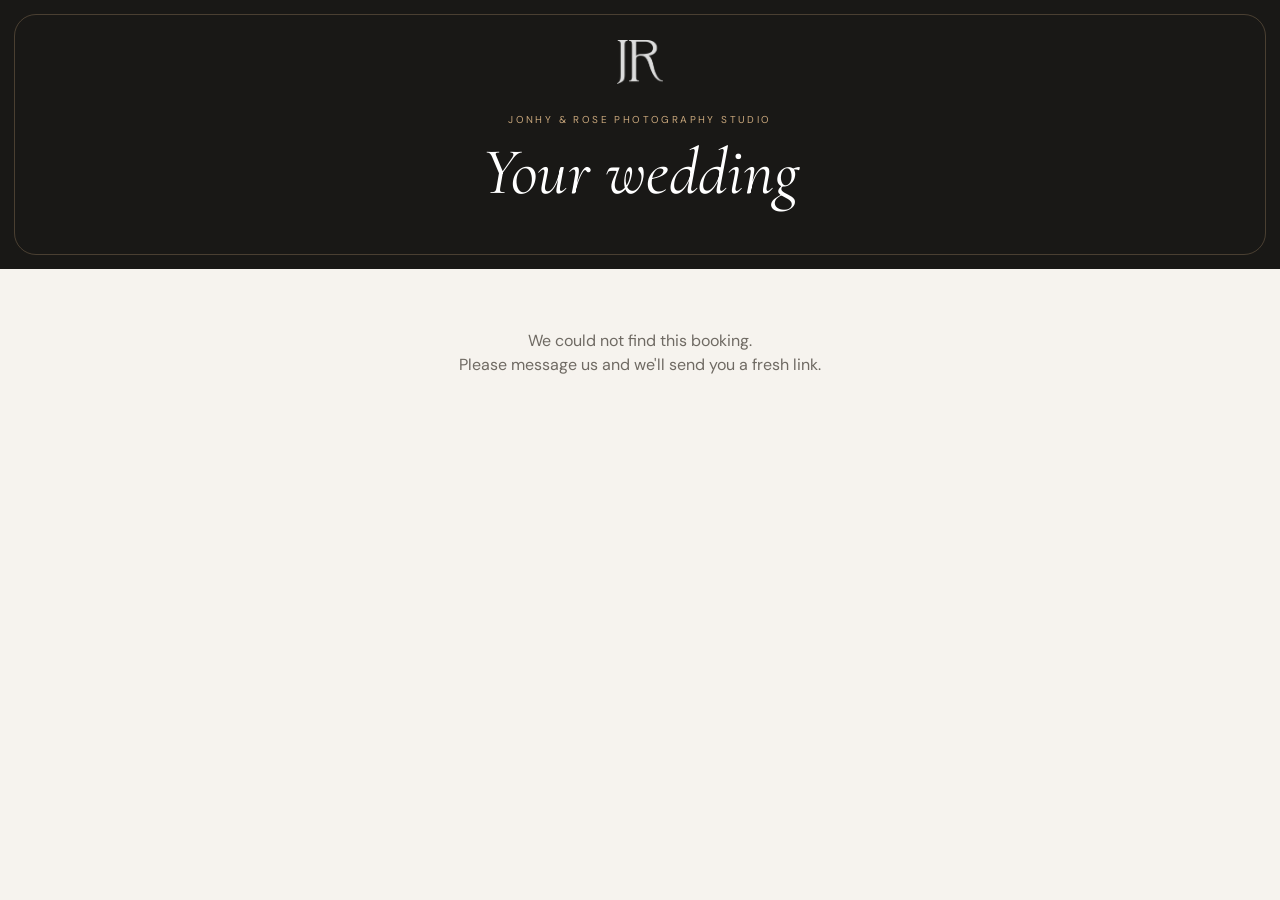
<file: wedding.html>
<!DOCTYPE html>
<html lang="en">
<head>
<meta charset="utf-8">
<meta name="viewport" content="width=device-width,initial-scale=1,viewport-fit=cover">
<title>Your wedding booking · Jonhy & Rose</title>
<meta name="robots" content="noindex">
<meta property="og:title" content="Your wedding booking · Jonhy & Rose">
<meta property="og:description" content="Your collection, agreement and booking in one place.">
<meta property="og:image" content="https://timeline.jonhyandrosephotography.com/app-icon-512.png?v=14">
<link rel="icon" type="image/png" sizes="32x32" href="/favicon-32.png?v=14">
<link rel="apple-touch-icon" sizes="180x180" href="/apple-touch-icon.png?v=14">
<link rel="preconnect" href="https://fonts.googleapis.com"><link rel="preconnect" href="https://fonts.gstatic.com" crossorigin>
<link href="https://fonts.googleapis.com/css2?family=Cormorant+Garamond:ital,wght@0,400;0,500;1,400&family=DM+Sans:wght@400;500&display=swap" rel="stylesheet">
<style>
:root{--ink:#191816;--paper:#f6f3ee;--line:#e3ddd3;--taupe:#9a8068;--gold:#c9a77c;--muted:#6f6a63}
*{box-sizing:border-box}
body{margin:0;background:var(--paper);color:var(--ink);font-family:'DM Sans',-apple-system,Arial,sans-serif;font-size:16px;line-height:1.55;-webkit-font-smoothing:antialiased}
.cover{background:var(--ink);color:#f3efe8;text-align:center;padding:calc(40px + env(safe-area-inset-top)) 24px 50px;position:relative}
.cover:before{content:"";position:absolute;inset:14px;border:1px solid rgba(201,167,124,.28);border-radius:22px;pointer-events:none}
.mono{height:44px;filter:invert(1);opacity:.92;margin-bottom:20px}
.k{font-size:10px;letter-spacing:.24em;text-transform:uppercase;color:var(--gold)}
h1{font-family:'Cormorant Garamond',Georgia,serif;font-weight:400;font-style:italic;font-size:clamp(40px,10vw,66px);line-height:1.02;margin:12px 0 12px;color:#fff}
.cover .meta{color:#cfc8bd;font-size:13px;letter-spacing:.14em;text-transform:uppercase;line-height:1.9}
.wrap{max-width:600px;margin:0 auto;padding:0 18px 70px}
.sec{margin-top:30px}
.num{font-size:11px;letter-spacing:.2em;text-transform:uppercase;color:var(--taupe);margin-bottom:4px}
h2{font-family:'Cormorant Garamond',Georgia,serif;font-weight:400;font-size:34px;line-height:1.05;margin:0 0 14px}
.card{background:#fff;border:1px solid var(--line);border-radius:18px;padding:20px}
.pkg h3{font-family:'Cormorant Garamond',serif;font-weight:400;font-size:30px;margin:0 0 6px}
.pkg ul{margin:6px 0 0;padding-left:18px;color:#3c3934;font-size:15px}
.pkg li{margin:3px 0}
.note{background:#fbf7f0;border-left:3px solid var(--gold);border-radius:10px;padding:12px 14px;margin-top:14px;font-size:15px;white-space:pre-line}
.l{display:flex;justify-content:space-between;gap:12px;padding:9px 0;border-bottom:1px solid var(--line);font-size:15px}
.l span:first-child{color:var(--muted)}.l span:last-child{text-align:right}
.big{display:flex;justify-content:space-between;align-items:baseline;margin-top:12px;padding-top:12px;border-top:1px solid var(--ink)}
.big b{font-family:'Cormorant Garamond',serif;font-size:34px;font-weight:400}
.terms li{margin:6px 0}
details.ag{margin-top:12px;border:1px solid var(--line);border-radius:14px;background:#fff}
details.ag summary{cursor:pointer;padding:14px 16px;font-weight:500;list-style:none;display:flex;justify-content:space-between;align-items:center}
details.ag summary::-webkit-details-marker{display:none}
details.ag summary:after{content:"+";font-size:20px;color:var(--taupe)}
details.ag[open] summary:after{content:"–"}
.agree-body{padding:4px 18px 18px;font-size:14px;color:#2f2c28;max-height:70vh;overflow:auto;border-top:1px solid var(--line)}
.agree-body h3{font-size:12px;letter-spacing:.16em;text-transform:uppercase;margin:22px 0 8px}
.agree-body h4{font-size:14px;margin:16px 0 6px}
.agree-body h5{font-size:13px;margin:14px 0 6px;color:var(--taupe)}
.agree-body p{margin:6px 0}
.agree-body ul{margin:4px 0 8px;padding-left:20px}
.pvNote{background:#fbf7f0;border-left:3px solid var(--gold);border-radius:10px;padding:12px 14px;margin-top:12px;font-size:14px;color:#3c3934}
.upd{background:#fbf3e3;border-radius:6px;padding:2px 4px;margin-left:-4px}
.upd:after{content:"Updated for you";display:inline-block;margin-left:6px;font-size:10px;letter-spacing:.12em;text-transform:uppercase;color:#8a5a12;background:#f4e3c4;border-radius:999px;padding:1px 7px;vertical-align:1px}
.agree-head{background:#f6f3ee;border-radius:12px;padding:12px 14px;margin:14px 0 6px;font-size:14px}
.f{display:grid;gap:12px}
.f label{font-size:12px;letter-spacing:.08em;text-transform:uppercase;color:var(--muted)}
.f input,.f textarea{width:100%;margin-top:6px;padding:13px 14px;border:1px solid var(--line);border-radius:12px;font:inherit;background:#fff;color:var(--ink)}
.two{display:grid;grid-template-columns:1fr 1fr;gap:12px}
.chk{display:flex;gap:10px;align-items:flex-start;font-size:14px;color:#3c3934;margin:18px 2px}
.chk input{accent-color:var(--ink);margin-top:4px;width:18px;height:18px;flex:0 0 auto}
.btn{width:100%;display:inline-flex;align-items:center;justify-content:center;gap:8px;padding:16px 18px;border-radius:999px;background:var(--ink);color:#f6f3ee;text-decoration:none;font-size:16px;border:0;cursor:pointer;font-family:inherit}
.btn.light{background:#fff;color:var(--ink);border:1px solid var(--line);font-size:14px;padding:12px}
.btn:disabled{opacity:.35;cursor:default}
.lock{font-size:12px;color:var(--muted);text-align:center;margin-top:10px}
.alt{font-size:13px;color:var(--muted);text-align:center;margin-top:14px}
.alt a{color:var(--ink)}
.done{background:var(--ink);color:#e8e2d8;border-radius:22px;padding:30px 22px;text-align:center;margin-top:24px}
.done h2{color:#fff;font-style:italic;font-size:46px;margin:8px 0}
.next .r{display:flex;gap:12px;padding:11px 0;border-bottom:1px solid var(--line);align-items:flex-start}
.next .r:last-child{border:0}
.next .c{flex:0 0 26px;height:26px;border-radius:50%;border:1px solid var(--ink);font-size:13px;display:flex;align-items:center;justify-content:center}
.next .c.ok{background:var(--ink);color:#fff}
.sign{text-align:center;padding:34px 0 0;color:var(--muted)}
.sign .name{font-family:'Cormorant Garamond',serif;font-style:italic;font-size:24px;color:var(--ink)}
.sign small{display:block;margin-top:6px;font-size:11px;letter-spacing:.22em;color:var(--taupe)}
.msg{text-align:center;padding:60px 20px;color:var(--muted)}
.hide{display:none!important}
@media print{.cover,.sec:not(#agreeSec),.btn,.alt,.chk{display:none!important}details.ag{border:0}.agree-body{max-height:none;overflow:visible}}
</style>
</head>
<body>
<section class="cover">
  <img class="mono" src="/jr-monogram-ink.png?v=1" alt="Jonhy &amp; Rose">
  <div class="k">Jonhy &amp; Rose Photography Studio</div>
  <h1 id="cTitle">Your wedding</h1>
  <div class="meta" id="cMeta"></div>
</section>
<main class="wrap">
  <div class="msg" id="loading">Loading your booking…</div>

  <div id="main" class="hide">
    <section class="sec">
      <div class="num">01 · Your collection</div>
      <h2>What's included</h2>
      <div class="card pkg">
        <h3 id="pName"></h3>
        <ul id="pList"></ul>
        <div class="note hide" id="pNote"></div>
      </div>
      <div class="card" style="margin-top:12px">
        <div class="l"><span>Collection total</span><span id="sTot"></span></div>
        <div class="l"><span>Remaining balance</span><span id="sBal"></span></div>
        <div class="l" style="border:0"><span>Balance due</span><span id="sDue"></span></div>
        <div class="big"><span>Retainer today</span><b id="sRet"></b></div>
      </div>
    </section>

    <section class="sec" id="agreeSec">
      <div class="num">02 · Your agreement</div>
      <h2>The essentials</h2>
      <div class="card">
        <ul class="terms" style="margin:0;padding-left:18px">
          <li>Your date is reserved once your agreement is accepted and the <b id="t1"></b> retainer is received.</li>
          <li>The retainer is non-refundable and is applied to your collection total.</li>
          <li>The remaining balance is due no later than <b>30 days before your wedding</b>.</li>
          <li>Final photos and films are delivered within about 9 weeks.</li>
        </ul>
      </div>
      <div class="pvNote" id="pvNote"><b>This is a preview of your agreement.</b> Read it whenever you like. Once you're happy with it, secure your date with the retainer. Right after, you'll receive this same agreement by email to sign digitally.</div>
      <details class="ag" id="ag">
        <summary>Read the full agreement</summary>
        <div class="agree-body">
          <div class="agree-head" id="agHead"></div>
          <div id="agBody"></div>
          <p style="margin-top:18px">This agreement is valid exclusively for the wedding of <b class="agCouple"></b>.</p>
          <button class="btn light" type="button" onclick="printAg()" style="margin-top:10px">Save or print a copy</button>
        </div>
      </details>
    </section>

    <section class="sec">
      <div class="num">03 · About you</div>
      <h2>Your details</h2>
      <p style="color:var(--muted);margin:-6px 0 16px;font-size:14px">This is the only form you'll fill out.</p>
      <div class="f">
        <div class="two"><div><label>Your first name</label><input id="n1" autocomplete="given-name"></div><div><label>Last name</label><input id="l1" autocomplete="family-name"></div></div>
        <div class="two"><div><label>Partner's first name</label><input id="n2"></div><div><label>Last name</label><input id="l2"></div></div>
        <div class="two"><div><label>Email</label><input id="em" type="email" autocomplete="email"></div><div><label>WhatsApp</label><input id="ph" autocomplete="tel"></div></div>
        <div class="two"><div><label>Where are you from?</label><input id="co" placeholder="City, country"></div><div><label>Estimated guests</label><input id="gu" inputmode="numeric"></div></div>
        <div class="two"><div><label>Wedding planner</label><input id="pl" placeholder="If you have one"></div><div><label>Ceremony time</label><input id="ct" placeholder="If you know it"></div></div>
        <div><label>Anything we should know?</label><textarea id="nt" rows="3"></textarea></div>
      </div>
      <label class="chk"><input type="checkbox" id="tc"><span>We've read the agreement and accept it. We understand the <span class="retTxt"></span> retainer is non-refundable and applied to our total, and the remaining balance is due no later than 30 days before our wedding.</span></label>
      <button class="btn" id="payb" disabled onclick="pay()">Pay <span class="retTxt"></span> retainer &amp; book</button>
      <div class="lock">🔒 Secure checkout by Stripe · card, Apple Pay, Google Pay</div>
      <div class="alt">Prefer a bank transfer? <a href="https://wise.com/pay/me/jonathana1856" target="_blank" rel="noopener">Pay with Wise</a> and reply to our message with the receipt.</div>
    </section>

    <div class="sign"><div class="name">Looking forward to your day,</div><small>JONHY &amp; ROSE</small></div>
  </div>

  <div id="done" class="hide">
    <div class="done">
      <div class="k">Confirmed</div>
      <h2>You're booked!</h2>
      <div class="meta" id="dMeta" style="font-size:13px;letter-spacing:.14em;text-transform:uppercase;color:#cfc8bd;line-height:1.9"></div>
    </div>
    <div class="card next" style="margin-top:12px">
      <div class="r"><div class="c ok">✓</div><div><b style="font-weight:500">Date secured</b><br><small style="color:var(--muted)">Your retainer has been received.</small></div></div>
      <div class="r"><div class="c">2</div><div><b style="font-weight:500">Sign your agreement</b><br><small style="color:var(--muted)">The same agreement you just read is on its way to your email to sign with one tap.</small></div></div>
      <div class="r"><div class="c">3</div><div><b style="font-weight:500">Your wedding questionnaire</b><br><small style="color:var(--muted)">A few months before the wedding, so we can build your photography timeline together.</small></div></div>
    </div>
    <div class="sign"><p>Thank you for trusting us with your day.</p><div class="name">Looking forward to your day,</div><small>JONHY &amp; ROSE</small></div>
  </div>
</main>
<script>
const RPC='https://eiivhnfalyhoyujwpzzq.supabase.co/rest/v1/rpc/',KEY='sb_publishable_Wr4xUrtN3XRhozHW-pwGPA_y3XlNECV',PAYLINK='https://buy.stripe.com/5kQ8wO9wWa2J3nJ2BM1Fe24';
const $=id=>document.getElementById(id);
const esc=v=>String(v==null?'':v).replace(/[&<>"]/g,c=>({'&':'&amp;','<':'&lt;','>':'&gt;','"':'&quot;'}[c]));
const rpc=(fn,body)=>fetch(RPC+fn,{method:'POST',headers:{apikey:KEY,Authorization:'Bearer '+KEY,'Content-Type':'application/json'},body:JSON.stringify(body)}).then(async r=>{const j=await r.json().catch(()=>null);if(!r.ok)throw new Error((j&&j.message)||'Error');return j});
const usd=n=>'$'+Number(n||0).toLocaleString('en-US',{maximumFractionDigits:2})+' USD';
const dfmt=d=>d.toLocaleDateString('en-US',{month:'long',day:'numeric',year:'numeric'});
const pdate=s=>{const[y,m,d]=String(s).split('-').map(Number);return new Date(y,m-1,d)};
function slug(){const q=new URLSearchParams(location.search);if(q.get('s'))return q.get('s');const p=location.pathname.split('/').filter(Boolean);return p[p.length-1]||''}

async function renderAgreement(b){
  let blocks=[];try{blocks=await fetch('/contract-wedding-en.json?v=1').then(r=>r.json())}catch(e){}
  const ed=Array.isArray(b.contract_edits)?b.contract_edits:[];const byId={};ed.forEach(e=>{if(e.block_id)(byId[e.block_id]=byId[e.block_id]||[]).push(e)});
  let html='',inList=false;const out=(t,x,upd)=>{const cls=upd?' class="upd"':'';if(t==='li'){if(!inList){html+='<ul>';inList=true}html+='<li'+cls+'>'+esc(x)+'</li>';return}if(inList){html+='</ul>';inList=false}const tag={h3:'h3',h4:'h4',h5:'h5'}[t]||'p';const m=t==='p'&&/^([IVX]+\.[a-f]\))\s(.*)$/.exec(x);html+='<'+tag+cls+'>'+(m?'<b>'+m[1]+'</b> '+esc(m[2]):esc(x))+'</'+tag+'>'};
  blocks.forEach(k=>{const es=byId[k.id]||[];const e=es.find(z=>z.action==='edit'||z.action==='delete');if(e&&e.action==='delete'){}else{const lb=/^([IVX]+\.[a-f]\))\s+/.exec(k.x);out(k.t,e?((lb&&!/^[IVX]+\.[a-f]\)/.test(e.text)?lb[0]:'')+e.text):k.x,!!e)}es.filter(z=>z.action==='add').forEach(z=>out(z.t||'p',z.text,true))});
  if(inList)html+='</ul>';
  $('agBody').innerHTML=html;
}
let B=null;
function cover(b){$('cTitle').textContent=b.couple;$('cMeta').innerHTML=dfmt(pdate(b.wedding_date))+(b.venue?'<br>'+esc(b.venue):'')}
function showDone(b){if(b)cover(b);let s={};try{s=JSON.parse(localStorage.getItem('jrWedding')||'{}')}catch(e){}if(!b&&s.couple){$('cTitle').textContent=s.couple;$('cMeta').innerHTML=s.meta||''}$('dMeta').innerHTML=$('cMeta').innerHTML;$('loading').classList.add('hide');$('main').classList.add('hide');$('done').classList.remove('hide')}
async function init(){
  const q=new URLSearchParams(location.search),sl=slug();
  if(q.get('paid')&&(sl==='booked'||!sl)){showDone(null);return}
  if(!sl||sl==='booked'){$('loading').textContent='This link is not complete. Please use the link we sent you.';return}
  try{B=await rpc('get_wedding_booking',{p_slug:sl})}catch(e){B=null}
  if(!B){$('loading').innerHTML='We could not find this booking.<br>Please message us and we\'ll send you a fresh link.';return}
  cover(B);
  if(B.status==='paid'||q.get('paid')){showDone(B);return}
  const ret=Number(B.retainer_usd||300),tot=Number(B.total_usd),wd=pdate(B.wedding_date),due=new Date(wd.getTime()-30*864e5);
  $('pName').textContent=B.package_name;
  $('pList').innerHTML=String(B.package_details||'').split('\n').map(x=>x.replace(/^[-•·]\s*/,'').trim()).filter(Boolean).map(x=>'<li>'+esc(x)+'</li>').join('');
  if(B.note){$('pNote').textContent=B.note;$('pNote').classList.remove('hide')}
  $('sTot').textContent=usd(tot);$('sBal').textContent=usd(tot-ret);$('sDue').textContent=dfmt(due);$('sRet').textContent='$'+ret;
  $('t1').textContent='$'+ret+' USD';document.querySelectorAll('.retTxt').forEach(e=>e.textContent='$'+ret);
  document.querySelectorAll('.agCouple').forEach(e=>e.textContent=B.couple);
  if(B.show_agreement===false){$('pvNote').classList.add('hide');$('ag').classList.add('hide')}else{renderAgreement(B);if((B.contract_edits||[]).length){$('pvNote').insertAdjacentHTML('beforeend',' Parts marked <span class="upd" style="padding:0 2px"></span> were updated at your request.')}}
  $('agHead').innerHTML='<b>Event date:</b> '+dfmt(wd)+'<br><b>Venue:</b> '+esc(B.venue||'To be confirmed')+'<br><b>Client:</b> '+esc(B.couple)+'<br><b>Collection:</b> '+esc(B.package_name)+' · '+usd(tot)+'<br><b>Vendor:</b> Jonhy &amp; Rose Photography Studio';
  const c=B.client||{};if(c.name1)$('n1').value=c.name1;if(c.name2)$('n2').value=c.name2;if(c.email)$('em').value=c.email;
  tcText();
  $('loading').classList.add('hide');$('main').classList.remove('hide');
}
function tcText(){if(B&&B.show_agreement===false){const sp=document.querySelector('.chk span');sp.innerHTML='We accept the essentials above. We understand the $'+(B.retainer_usd||300)+' retainer is non-refundable and applied to our total, the remaining balance is due no later than 30 days before our wedding, and we\'ll receive the full agreement by email to sign digitally.'}}
$('tc').onchange=e=>$('payb').disabled=!e.target.checked;
function printAg(){$('ag').open=true;setTimeout(()=>print(),50)}
async function pay(){
  const em=$('em').value.trim();
  if(!$('n1').value.trim()||!/^[^@\s]+@[^@\s]+\.[^@\s]+$/.test(em)){alert('Please add your name and a valid email.');$('n1').focus();return}
  $('payb').disabled=true;$('payb').textContent='Taking you to secure checkout…';
  try{
    await rpc('submit_wedding_booking',{p_slug:B.slug,p:{name1:$('n1').value,last1:$('l1').value,name2:$('n2').value,last2:$('l2').value,email:em,phone:$('ph').value,country:$('co').value,guests:$('gu').value,planner:$('pl').value,ceremony_time:$('ct').value,notes:$('nt').value}});
    try{localStorage.setItem('jrWedding',JSON.stringify({couple:B.couple,meta:$('cMeta').innerHTML,slug:B.slug}))}catch(e){}
    location.href=PAYLINK+'?client_reference_id='+encodeURIComponent(B.slug)+'&prefilled_email='+encodeURIComponent(em);
  }catch(e){$('payb').disabled=false;$('payb').innerHTML='Pay $'+(B.retainer_usd||300)+' retainer &amp; book';alert('Something went wrong. Please try again or message us on Instagram or WhatsApp.')}
}
init();
</script>
</body>
</html>
</file>
